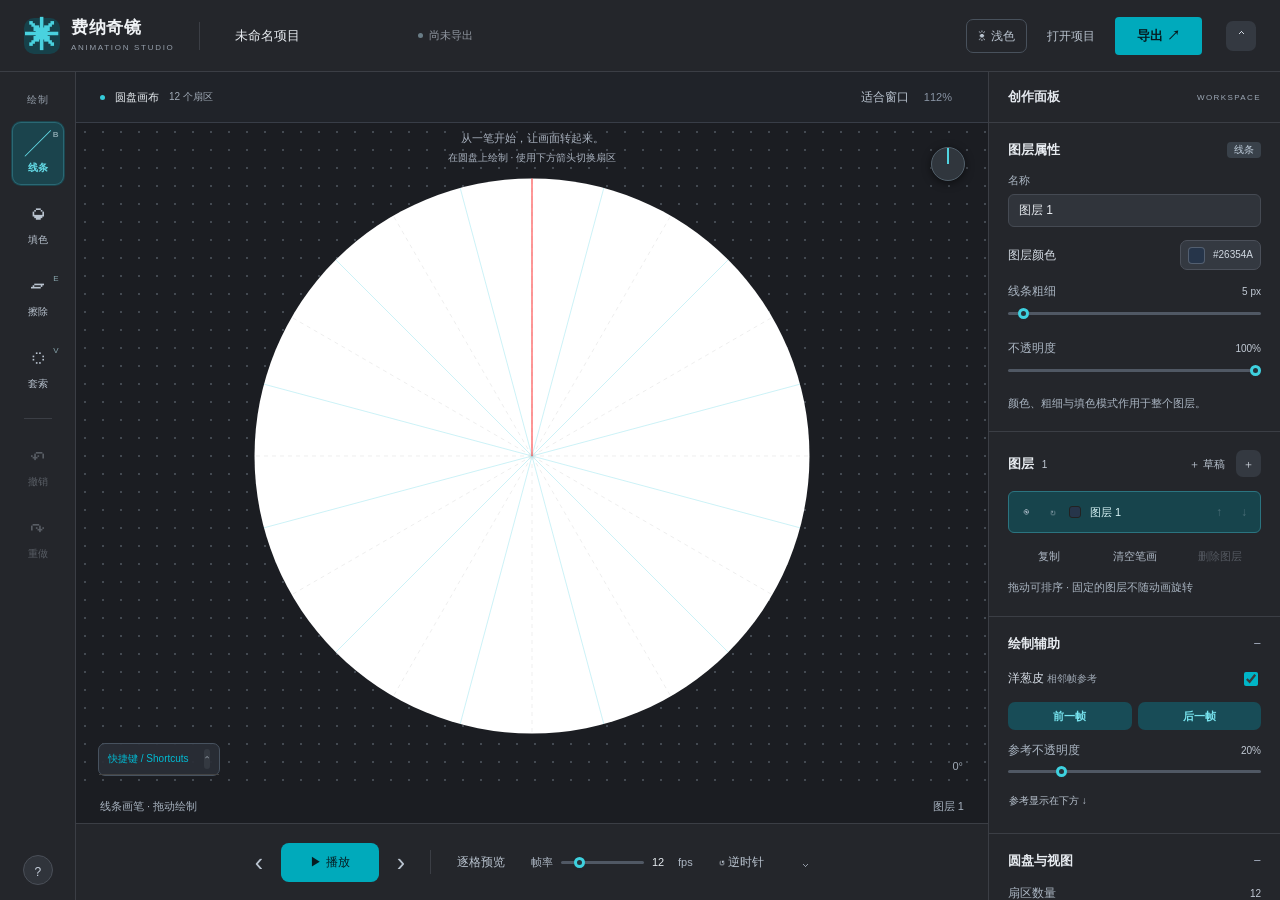
<file: index.html>
<!doctype html>
<html lang="zh-CN" data-theme="dark">
  <head>
    <meta charset="UTF-8" />
    <script>try { document.documentElement.dataset.theme = localStorage.getItem("phenaki-theme") === "light" ? "light" : "dark"; } catch (_) {}</script>
    <meta http-equiv="X-UA-Compatible" content="IE=edge,chrome=1" />
    <meta
      name="viewport"
      content="width=device-width, initial-scale=1.0, viewport-fit=cover"
    />
    <title>
      费纳奇镜动画绘制工具 免费在线创作|Phenakistiscope animation drawing tool
    </title>
    <meta
      name="description"
      content="费纳奇镜动画绘制工具，免费在线无需下载，适配PC/iPad，轻松手绘制作费纳奇镜动画，极致流畅的触屏绘画体验，专业动画爱好者必备工具。"
    />
    <meta
      name="keywords"
      content="费纳奇镜,费纳奇镜制作,费纳奇镜动画,动画绘制工具,在线动画制作,手绘动画工具,iPad动画制作,免费动画工具,触屏动画绘制,Phenakistiscope,Phenakistiscope maker,online animation tool,iPad touch drawing,animation creator"
    />
    <meta name="robots" content="index,follow" />
    <meta name="author" content="Elephantzoo" />
    <meta
      name="copyright"
      content="Copyright © Elephantzoo All Rights Reserved. 版权所有"
    />

    <script src="assets/jszip.min.js"></script>
    <link rel="stylesheet" href="assets/base.css" />
    <link rel="stylesheet" href="assets/workspace.css" />
    <link rel="stylesheet" href="assets/dark.css" />
  </head>

  <body>
    <div id="welcomeModal" class="modal-overlay" style="display: none">
      <div class="modal-content">
        <button class="close-modal" id="closeModalBtn">×</button>
        <div class="modal-header">关于本项目 / About This Project</div>
        <div class="modal-body">
          <p>▸ 费那奇镜绘制工具/Phenakistiscope animation drawing tool</p>

          <p>▸ 开发者 / Developer：Elephantzoo</p>
          <p>
            ▸ 项目开源 / Open Source：<a
              href="https://github.com/ElephantZoo/-"
              target="_blank"
              >GitHub Repository</a
            >
          </p>
          <p>
            ▸ 交流反馈 / Feedback：<a
              href="https://www.xiaohongshu.com/user/profile/6103db4f00000000010074ba"
              target="_blank"
              >小红书@半扇🐘</a
            >
            (UID: 49697709596)
          </p>
          <div class="disclaimer">
            本网站为个人非盈利开源项目 / This is a personal open-source
            non-commercial project.<br />
            ✅ <strong>全站功能 / 创作内容 免费使用</strong> / All features &
            creations are free for personal use.<br />
            ❌ <strong>严禁任何商用、盈利、倒卖等商业牟利行为</strong> /
            Commercial use, profit-making, or resale is strictly prohibited.<br />
            <div style="margin-top: 8px; font-style: italic">
              感谢使用 / Thank you for using ✨
            </div>
          </div>
        </div>
      </div>
    </div>
    <div id="donateModal" class="modal-overlay" style="display: none">
      <div class="modal-content" style="max-width: 360px; text-align: center">
        <button class="close-modal" id="closeDonateBtn">×</button>
        <div
          class="modal-header"
          style="text-align: center; border: none; padding-bottom: 0"
        >
          <span style="font-size: 24px">☕</span>
        </div>
        <div class="modal-body">
          <p style="font-size: 16px; margin-bottom: 20px; color: #fff">
            如果这个工具对你有帮助<br />请我喝杯☕吧~
          </p>
          <div
            style="
              background: #fff;
              padding: 10px;
              border-radius: 8px;
              display: inline-block;
            "
          >
            <img
              src="./donate.jpg"
              alt="收款码"
              style="
                width: 100%;
                max-width: 240px;
                height: auto;
                border-radius: 4px;
                display: block;
                margin: 0 auto;
              "
            />
          </div>
          <p style="font-size: 12px; color: #888; margin-top: 15px">
            您的支持将极大提升开发者的幸福指数
          </p>
        </div>
      </div>
    </div>

    <!-- 视频设置弹窗 -->
    <div id="videoSettingsModal" class="modal-overlay" style="display: none">
      <div class="modal-content" style="max-width: 380px">
        <button class="close-modal" id="closeVideoModalBtn">×</button>
        <div class="modal-header">导出视频 (WebM)</div>
        <div class="modal-body">
          <div class="form-group">
            <label>旋转圈数 / Loops</label>
            <select id="videoLoopsSelect" class="form-select">
              <option value="1" selected>1 圈 (1 Loop)</option>
              <option value="2">2 圈 (2 Loops)</option>
              <option value="3">3 圈 (3 Loops)</option>
              <option value="5">5 圈 (5 Loops)</option>
            </select>
          </div>
          <div class="form-group">
            <label>分辨率 / Resolution (正方形)</label>
            <select id="videoSizeSelect" class="form-select">
              <option value="512">512 x 512 (低清)</option>
              <option value="1024" selected>1024 x 1024 (高清)</option>
              <option value="1536">1536 x 1536 (超清)</option>
              <option value="2048">2048 x 2048 (2K)</option>
            </select>
          </div>
          <p style="font-size: 12px; color: #888">
            * 速度与扇形数量将沿用当前项目设置。
          </p>
        </div>
        <div class="modal-footer">
          <button class="primary-btn" id="confirmVideoExportBtn">
            开始导出
          </button>
        </div>
      </div>
    </div>

    <!-- 视频正在导出弹窗 -->
    <div
      id="exportLoadingModal"
      class="modal-overlay"
      style="display: none; z-index: 3100"
    >
      <div class="modal-content" style="max-width: 300px; text-align: center">
        <div
          class="modal-header"
          style="justify-content: center; border: none; padding-bottom: 0"
        >
          正在生成视频...
        </div>
        <div class="modal-body">
          <div class="spinner"></div>
          <p style="font-size: 12px; color: #aaa">
            正在录制画面，请勿关闭窗口。<br />Generating video, please wait...
          </p>
        </div>
      </div>
    </div>

    <!-- 视频导出成功弹窗 -->
    <div id="videoSuccessModal" class="modal-overlay" style="display: none">
      <div class="modal-content" style="max-width: 400px">
        <button class="close-modal" id="closeVideoSuccessBtn">×</button>
        <div class="modal-header" style="color: #2ecc71">
          导出成功! / Export Success
        </div>
        <div class="modal-body">
          <p>WebM 视频文件已开始下载。</p>
          <div
            class="disclaimer"
            style="border-left-color: #f39c12; color: #ccc"
          >
            <strong>注意：</strong> WebM文件可能无法兼容部分手机播放器。<br />
            建议转换成 MP4 格式文件：<br />
            <a href="https://www.freeconvert.com/zh/webm-to-mp4" target="_blank"
              >https://www.freeconvert.com/zh/webm-to-mp4</a
            >
          </div>
        </div>
      </div>
    </div>

    <div id="colorPickerOverlay">
      <div class="color-picker-box" id="colorPickerBox">
        <div class="cp-row">
          <div class="cp-canvas-wrap" id="cpSVWrap">
            <canvas id="cpSatValCanvas" width="190" height="190"></canvas>
            <div id="cpSVPointer" class="cp-pointer"></div>
          </div>
          <div class="cp-hue-wrap" id="cpHueWrap">
            <canvas id="cpHueCanvas" width="25" height="190"></canvas>
            <div id="cpHueSlider" class="cp-hue-slider"></div>
          </div>
        </div>
        <div class="cp-row" style="align-items: center">
          <div id="cpPreview" class="cp-preview"></div>
          <span style="color: #aaa">#</span>
          <input type="text" id="cpHexInput" class="cp-input" maxlength="7" />
        </div>
      </div>
    </div>
    <header class="app-header">
      <a class="brand" href="./" aria-label="费纳奇镜绘制工具"><span class="brand-mark" aria-hidden="true">✳</span><span>费纳奇镜<small>ANIMATION STUDIO</small></span></a>
      <span class="header-divider"></span>
      <div class="project-title"><label for="projectNameInput">项目名称</label><input id="projectNameInput" type="text" value="未命名项目" maxlength="100" aria-label="项目名称" /></div>
      <div class="save-indicator" role="status"><span class="dot saved" id="statusDot"></span><span id="statusText">尚未导出</span></div>
      <div class="header-actions"><button id="themeToggleBtn" class="quiet-btn theme-toggle" title="切换浅色外观" aria-label="切换浅色外观"><span class="theme-icon" aria-hidden="true">☀</span><span class="theme-label">浅色</span></button><button id="importProjectBtn" class="quiet-btn">打开项目</button><input type="file" id="importJsonInput" accept=".json,.zip" aria-label="打开 JSON 或 ZIP 项目" />
      <button id="exportMenuBtn" class="primary-btn" aria-expanded="false" aria-controls="exportPanel">导出 <span aria-hidden="true">↗</span></button><button id="inspectorToggle" class="mobile-only" aria-expanded="false" aria-controls="inspector">设置</button></div>
      <button id="headerToggleBtn" class="header-toggle" type="button" aria-label="收起顶部栏" title="收起顶部栏">⌃</button>
    </header>
    <nav class="tool-rail" aria-label="绘画工具">
      <span class="rail-caption">绘制</span>
      <button id="modeStrokeBtn" class="tool-button" title="线条画笔（B），将当前图层设为线条" aria-label="线条画笔"><span class="tool-icon">╱</span><span>线条</span><kbd>B</kbd></button>
      <button id="modeFillBtn" class="tool-button" title="闭合填色：闭合笔画并填色，作用于整个图层" aria-label="闭合填色"><span class="tool-icon">◒</span><span>填色</span></button>
      <button id="toolEraserBtn" class="tool-button" title="整笔擦除（E），删除触及的整条笔画" aria-label="整笔擦除"><span class="tool-icon">▱</span><span>擦除</span><kbd>E</kbd></button>
      <button id="toolSelectBtn" class="tool-button" title="套索选择（V），移动、缩放和旋转选区" aria-label="套索选择"><span class="tool-icon lasso-icon">◌</span><span>套索</span><kbd>V</kbd></button>
      <span class="rail-separator"></span>
      <button id="undoBtn" class="tool-button history-button" title="撤销（Ctrl / ⌘ Z）" aria-label="撤销"><span class="tool-icon">↶</span><span>撤销</span></button>
      <button id="redoBtn" class="tool-button history-button" title="重做（Ctrl / ⌘ Shift Z）" aria-label="重做"><span class="tool-icon">↷</span><span>重做</span></button>
      <div class="rail-bottom"><button id="showAboutBtn" title="关于与使用说明" aria-label="关于与使用说明">?</button></div>
    </nav>
    <main class="stage">
      <div class="stage-toolbar"><div><span class="live-dot"></span><strong>圆盘画布</strong><span class="subtle" id="canvasMeta">12 个扇区</span></div><button id="resetViewBtn" class="quiet-btn" title="画布居中并复位旋转（Ctrl / ⌘ 0）">适合窗口 <span id="zoomReadout">100%</span></button></div>
      <div class="viewport" id="viewport" aria-label="绘图画布">
        <canvas id="mainCanvas" aria-label="费纳奇镜圆盘绘图区域"></canvas>
        <div class="canvas-hint" id="canvasHint"><span>从一笔开始，让画面转起来。</span><small>在圆盘上绘制 · 使用下方箭头切换扇区</small></div>
        <div id="rotControl" class="rotation-control" title="拖动旋钮旋转视图" role="slider" tabindex="0" aria-label="旋转视图" aria-valuemin="0" aria-valuemax="360" aria-valuenow="0"></div>
        <div id="toastMsg" class="toast-message" role="status" aria-live="polite"></div>
        <div class="shortcut-panel" id="shortcutPanel"><div class="shortcut-header"><span id="shortcutTitle">快捷键</span><button class="shortcut-toggle" id="shortcutToggleBtn" aria-label="展开快捷键说明" aria-expanded="false">⌃</button></div><div class="shortcut-content" id="shortcutContent"></div></div>
        <span class="canvas-corner" id="rotationReadout">0°</span>
      </div>
      <div class="context-strip"><span id="toolHint">线条画笔 · 拖动绘制</span><span id="layerHint">图层 1</span></div>
      <footer class="transport" aria-label="动画预览控制">
        <div class="playback-controls"><button id="rotLeftBtn" class="step-btn" aria-label="上一扇区" title="上一扇区（←）">‹</button><button id="playBtn" class="play-button">▶ 播放</button><button id="rotRightBtn" class="step-btn" aria-label="下一扇区" title="下一扇区（→）">›</button></div>
        <span class="transport-divider"></span><button id="playbackModeBtn" class="quiet-btn" title="切换逐格 / 连续旋转预览">逐格预览</button>
        <div class="speed-control"><label for="fpsRange">帧率</label><input type="range" id="fpsRange" min="1" max="60" value="12" /><output id="fpsVal" for="fpsRange">12</output><span>fps</span></div>
        <button id="rotateDirBtn" class="quiet-btn" title="切换播放方向">↺ 逆时针</button>
        <button id="transportToggleBtn" class="transport-toggle" type="button" aria-label="收起播放控制" title="收起播放控制">⌄</button>
      </footer>
    </main>
    <aside class="sidebar" id="inspector" aria-label="图层与画布设置">
      <div class="inspector-heading"><strong>创作面板</strong><span class="eyebrow">WORKSPACE</span></div>
      <div class="scroll-area">
        <section class="panel-section"><div class="section-header"><h2>图层属性</h2><span id="activeModeLabel" class="badge">线条</span></div>
          <label class="field-label" for="currentLayerInput">名称</label><input id="currentLayerInput" class="current-layer-input full-input" type="text" placeholder="当前图层" maxlength="100" />
          <div class="property-row"><span>图层颜色</span><button class="color-trigger" id="layerColorTrigger" title="修改整层颜色" aria-label="修改图层颜色"><span class="color-swatch" id="layerColorSwatch"></span><span id="colorHex">#242B35</span></button></div>
          <div class="range-caption"><label id="brushSizeLabel" for="brushSize">线条粗细</label><span><output id="brushSizeVal" for="brushSize">5</output> px</span></div><input type="range" id="brushSize" min="1" max="100" value="5" />
          <div class="range-caption"><label for="layerOpacity">不透明度</label><output id="layerOpacityVal" for="layerOpacity">100%</output></div><input type="range" id="layerOpacity" min="0" max="1" step="0.05" value="1" />
          <p class="helper-text" id="propertyHint">颜色、粗细与填色模式作用于整个图层。</p>
        </section>
        <section class="panel-section layer-section"><div class="section-header"><h2>图层 <span id="layerCount" class="count">1</span></h2><div class="layer-add"><button id="addDraftLayerBtn" class="quiet-btn" title="草稿在每个扇区重复显示，可隐藏后导出">＋ 草稿</button><button id="addLayerBtn" class="small-btn" title="新建图层" aria-label="新建图层">＋</button></div></div>
          <div class="layer-list" id="layerList" aria-label="图层列表"></div>
          <div class="layer-actions"><button id="copyLayerBtn" title="复制当前图层">复制</button><button id="clearLayerBtn" title="清空当前图层中的笔画，可撤销">清空笔画</button><button id="delLayerBtn" title="删除当前图层，可撤销">删除图层</button></div><p class="helper-text">拖动可排序 · 固定的图层不随动画旋转</p>
        </section>
        <details class="panel-section" open><summary>绘制辅助</summary><div class="details-body">
          <div class="property-row"><label for="onionToggle">洋葱皮 <span class="subtle">相邻帧参考</span></label><input type="checkbox" id="onionToggle" checked /></div>
          <div class="onion-frames"><label for="onionBeforeToggle" class="btn-label">前一帧</label><input id="onionBeforeToggle" type="checkbox" class="visually-hidden" checked /><label for="onionAfterToggle" class="btn-label">后一帧</label><input id="onionAfterToggle" type="checkbox" class="visually-hidden" checked /></div>
          <div class="range-caption"><label for="onionOpacity">参考不透明度</label><output id="onionOpacityVal" for="onionOpacity">20%</output></div><input type="range" id="onionOpacity" min="0" max="1" step="0.05" value="0.2" />
          <button id="onionLayerBtn" class="full-button quiet-btn">参考显示在下方</button>
        </div></details>
        <details class="panel-section" open><summary>圆盘与视图</summary><div class="details-body">
          <div class="range-caption"><label for="sliceCountRange">扇区数量</label><output id="sliceValDisplay" for="sliceCountRange">12</output></div><input type="range" id="sliceCountRange" min="4" max="24" step="1" value="12" />
          <div class="property-row"><span>圆盘底色</span><button class="color-trigger bg-trigger" id="backgroundColorTrigger" aria-label="修改圆盘底色"><span class="color-swatch" id="bgColorSwatch"></span></button></div>
          <div class="property-row"><label for="snapToggle">旋转吸附到扇区</label><input type="checkbox" id="snapToggle" checked /></div>
          <div class="range-caption"><label for="rotationSlider">视图角度</label><output id="viewAngle" for="rotationSlider">0°</output></div><input type="range" id="rotationSlider" min="0" max="360" value="0" />
        </div></details>
        <details class="panel-section"><summary>操作偏好</summary><div class="details-body preferences"><button id="touchDrawToggleBtn">手指绘画：开启</button><p class="helper-text">关闭后，手写笔仍可绘制；单指快速上下滑动切换扇区。</p><button id="layoutToggleBtn">将属性面板移到左侧</button></div></details>
        <div class="sidebar-footer"><button id="openDonateBtn" class="text-btn">♡ 支持作者</button><button id="resetAllBtn" class="text-btn danger-text">重置项目</button></div>
      </div>
    </aside>
    <div id="exportPanel" class="export-panel" hidden>
      <div class="section-header"><h2>导出作品</h2><button id="closeExportBtn" class="quiet-btn" aria-label="关闭导出面板">×</button></div>
      <button id="exportJsonBtn" class="export-option"><strong>项目文件 <span>ZIP ↗</span></strong><small>包含可编辑项目与预览图，便于继续创作</small></button>
      <button id="exportPngBtn" class="export-option"><strong>圆盘图片 <span>PNG ↗</span></strong><small>1024 × 1024 · 导出可见图层，不含辅助线</small></button>
      <label class="transparent-option"><input id="transparentBgToggle" type="checkbox" />透明背景（PNG）</label>
      <button id="exportVideoBtn" class="export-option"><strong>动画视频 <span>WebM ↗</span></strong><small>选择尺寸和循环次数，导出当前预览模式</small></button>
      <p class="helper-text">文件将下载到你的设备。请导出 ZIP 保留可编辑内容。</p>
    </div>

    <div id="selectionActions" class="floating-bubble" style="display: none">
      <button id="selectionUniformBtn" title="切换等比缩放">🔒</button>
      <button id="selectionCopyBtn" title="复制并变换 (Alt+Drag)">⧉</button>
      <button id="selectionCancelBtn" title="取消 (Esc)">✖</button>
      <button id="selectionConfirmBtn" title="确认 (Enter)">✔</button>
    </div>

    <script src="assets/app.js"></script>
    <script src="assets/workspace.js"></script>
  </body>
</html>
</file>
<file: assets/base.css>
:root {
        --bg-color: #181818;
        --panel-color: #252525;
        --item-color: #333;
        --text-color: #e0e0e0;
        --accent-color: #00bcd4;
        --danger-color: #e74c3c;
      }

      body {
        font-family: "Segoe UI", sans-serif;
        background-color: var(--bg-color);
        color: var(--text-color);
        margin: 0;
        display: flex;
        flex-direction: row;
        position: fixed;
        width: 100%;
        height: 100vh;
        height: 100dvh;
        overflow: hidden;
        user-select: none;
        -webkit-user-select: none;
        touch-action: none;
      }

      body.layout-left .sidebar {
        order: -1;
        border-right: 1px solid #333;
        border-left: none;
        box-shadow: 4px 0 10px rgba(0, 0, 0, 0.3);
      }

      body.layout-left .viewport {
        order: 1;
      }

      .modal-overlay {
        position: fixed;
        top: 0;
        left: 0;
        width: 100%;
        height: 100%;
        background: rgba(0, 0, 0, 0.75);
        z-index: 3000;
        display: flex;
        justify-content: center;
        align-items: center;
        backdrop-filter: blur(3px);
        animation: fadeIn 0.3s ease;
      }

      .modal-content {
        background: #252525;
        padding: 25px;
        border-radius: 8px;
        width: 90%;
        max-width: 420px;
        position: relative;
        box-shadow: 0 10px 30px rgba(0, 0, 0, 0.6);
        border: 1px solid #444;
        color: #e0e0e0;
        animation: slideUp 0.3s ease;
      }

      @keyframes fadeIn {
        from {
          opacity: 0;
        }
        to {
          opacity: 1;
        }
      }

      @keyframes slideUp {
        from {
          transform: translateY(20px);
          opacity: 0;
        }
        to {
          transform: translateY(0);
          opacity: 1;
        }
      }

      .close-modal {
        position: absolute;
        top: 12px;
        right: 15px;
        background: none;
        border: none;
        color: #888;
        font-size: 28px;
        cursor: pointer;
        padding: 0;
        line-height: 1;
      }

      .modal-header {
        font-size: 18px;
        font-weight: bold;
        margin-bottom: 20px;
        color: var(--accent-color);
        border-bottom: 1px solid #333;
        padding-bottom: 10px;
      }

      .modal-body p {
        margin: 12px 0;
        font-size: 14px;
        line-height: 1.6;
      }

      .modal-body a {
        color: var(--accent-color);
        text-decoration: none;
        border-bottom: 1px dashed rgba(0, 188, 212, 0.3);
      }

      .disclaimer {
        color: #aaa;
        font-size: 13px;
        background: rgba(0, 0, 0, 0.2);
        padding: 12px;
        border-radius: 4px;
        border-left: 3px solid var(--danger-color);
        margin-top: 15px;
      }

      /* 视频设置相关样式 */
      .form-group {
        margin-bottom: 15px;
      }
      .form-group label {
        display: block;
        margin-bottom: 5px;
        font-size: 13px;
        color: #ccc;
      }
      .form-select,
      .form-input {
        width: 100%;
        background: #333;
        border: 1px solid #555;
        color: #fff;
        padding: 8px;
        border-radius: 4px;
        font-size: 14px;
        outline: none;
        height: 36px;
      }
      .modal-footer {
        margin-top: 20px;
        display: flex;
        justify-content: flex-end;
        gap: 10px;
      }
      .primary-btn {
        background: var(--accent-color);
        color: #000;
        border: none;
        padding: 8px 16px;
        border-radius: 4px;
        font-weight: bold;
        cursor: pointer;
      }
      .primary-btn:hover {
        background: #00acc1;
      }
      .primary-btn:disabled {
        background: #555;
        cursor: not-allowed;
        color: #888;
      }

      /* 简单的加载动画 */
      .spinner {
        border: 4px solid rgba(255, 255, 255, 0.1);
        width: 36px;
        height: 36px;
        border-radius: 50%;
        border-left-color: var(--accent-color);
        animation: spin 1s linear infinite;
        margin: 20px auto;
      }
      @keyframes spin {
        0% {
          transform: rotate(0deg);
        }
        100% {
          transform: rotate(360deg);
        }
      }

      .viewport {
        flex: 1;
        position: relative;
        background-color: #111;
        overflow: hidden;
        background-image:
          linear-gradient(45deg, #1a1a1a 25%, transparent 25%),
          linear-gradient(-45deg, #1a1a1a 25%, transparent 25%),
          linear-gradient(45deg, transparent 75%, #1a1a1a 75%),
          linear-gradient(-45deg, transparent 75%, #1a1a1a 75%);
        background-size: 20px 20px;
        cursor: none;
        min-width: 300px;
        touch-action: none;
        order: 0;
      }

      .viewport.panning {
        cursor: grab !important;
      }
      .viewport.panning:active {
        cursor: grabbing !important;
      }
      .viewport.erasing {
        cursor:
          url("data:image/svg+xml;utf8,<svg xmlns='http://www.w3.org/2000/svg' width='24' height='24' fill='none' stroke='%23e74c3c' stroke-width='2' stroke-linecap='round' stroke-linejoin='round'><path d='M3 6h18M19 6v14a2 2 0 01-2 2H7a2 2 0 01-2-2V6m3 0V4a2 2 0 012-2h4a2 2 0 012 2v2'/></svg>")
            12 12,
          auto !important;
      }
      .viewport.rotating {
        cursor:
          url("data:image/svg+xml;utf8,<svg xmlns='http://www.w3.org/2000/svg' width='24' height='24' viewBox='0 0 24 24' fill='%23fff' stroke='%23000' stroke-width='0.5'><path d='M12 4V1L8 5l4 4V6c3.31 0 6 2.69 6 6 0 1.01-.25 1.97-.7 2.8l1.46 1.46C19.54 15.03 20 13.57 20 12c0-4.42-3.58-8-8-8zm0 14c-3.31 0-6-2.69-6-6 0-1.01.25-1.97.7-2.8L5.24 7.74C4.46 8.97 4 10.43 4 12c0 4.42 3.58 8 8 8v3l4-4-4-4v3z'/></svg>")
            12 12,
          grab !important;
      }

      #mainCanvas {
        display: block;
        width: 100%;
        height: 100%;
        touch-action: none;
      }

      .save-indicator {
        position: absolute;
        top: 10px;
        left: 10px;
        z-index: 100;
        font-size: 12px;
        opacity: 0.8;
        pointer-events: none;
        display: flex;
        align-items: center;
        gap: 5px;
        background: rgba(0, 0, 0, 0.5);
        padding: 4px 8px;
        border-radius: 20px;
      }
      .dot {
        width: 8px;
        height: 8px;
        border-radius: 50%;
        background: #555;
      }
      .dot.unsaved {
        background: var(--danger-color);
        box-shadow: 0 0 5px var(--danger-color);
      }
      .dot.saved {
        background: var(--accent-color);
      }

      .sidebar {
        width: 340px;
        background-color: var(--panel-color);
        border-left: 1px solid #333;
        display: flex;
        flex-direction: column;
        z-index: 10;
        box-shadow: -4px 0 10px rgba(0, 0, 0, 0.3);
        cursor: default;
        order: 1;
        flex-shrink: 0;
      }

      .scroll-area {
        flex: 1;
        overflow-y: auto;
        padding: 8px;
      }
      .scroll-area::-webkit-scrollbar {
        width: 5px;
        background: #222;
      }

      .panel-section {
        margin-bottom: 8px;
        background: var(--item-color);
        padding: 8px;
        border-radius: 6px;
      }
      .section-header {
        font-size: 10px;
        font-weight: bold;
        text-transform: uppercase;
        color: #888;
        border-bottom: 1px solid #444;
        padding-bottom: 4px;
        margin-bottom: 6px;
        display: flex;
        justify-content: space-between;
        align-items: center;
        flex-wrap: nowrap;
      }
      .section-header > div {
        display: flex;
        flex-shrink: 0;
      }

      input[type="text"] {
        min-width: 60px;
      }
      .row {
        display: flex;
        gap: 8px;
        align-items: center;
        margin-bottom: 4px;
        min-height: 24px;
        flex-wrap: nowrap;
      }
      .row > span,
      .row > label {
        white-space: nowrap;
        flex-shrink: 0;
      }

      .btn-group {
        display: flex;
        width: 100%;
        gap: 1px;
        background: #222;
        border-radius: 4px;
        overflow: hidden;
      }
      .btn-group-full {
        display: flex;
        flex-wrap: wrap;
        gap: 5px;
        margin-top: 8px;
        align-items: center;
      }

      button,
      .btn-label {
        background-color: #444;
        color: #ddd;
        border: none;
        padding: 4px 8px;
        cursor: pointer;
        flex: 1;
        font-size: 11px;
        transition: 0.1s;
        text-align: center;
        display: inline-block;
        border-radius: 3px;
        white-space: nowrap;
        flex-shrink: 0;
        min-height: 28px;
        outline: none !important;
        -webkit-tap-highlight-color: transparent;
        line-height: 20px;
        box-sizing: border-box;
      }

      .btn-group-full:last-of-type {
        display: flex;
        gap: 5px;
        margin-top: 5px;
      }
      .btn-group-full:last-of-type label.json-btn {
        flex: 2;
        min-width: 0;
      }
      .btn-group-full:last-of-type button.reset-btn {
        flex: 1;
        min-width: 80px;
      }

      button:hover,
      .btn-label:hover {
        background-color: #555;
      }
      button.active,
      .btn-label.active {
        background-color: var(--accent-color);
        color: #000;
        font-weight: bold;
      }
      button.small-btn {
        padding: 4px 8px;
        flex: 0 0 auto;
      }
      button.json-btn,
      .btn-label.json-btn {
        background: #9b59b6;
        color: #fff;
      }
      button.json-btn:hover,
      .btn-label.json-btn:hover {
        background: #8e44ad;
      }
      button.reset-btn {
        background: #e74c3c;
        color: #fff;
      }
      button.reset-btn:hover {
        background: #c0392b;
      }

      input[type="range"] {
        -webkit-appearance: none;
        width: 100%;
        height: 20px;
        background: transparent;
        cursor: pointer;
        outline: none;
      }
      input[type="range"]::-webkit-slider-runnable-track {
        width: 100%;
        height: 4px;
        background: #555;
        border-radius: 2px;
      }
      input[type="range"]::-webkit-slider-thumb {
        -webkit-appearance: none;
        height: 16px;
        width: 16px;
        border-radius: 50%;
        background: var(--accent-color);
        margin-top: -6px;
      }

      input[type="text"] {
        flex: 1;
        background: #333;
        border: 1px solid #555;
        color: #fff;
        font-size: 12px;
        padding: 1px 4px;
        border-radius: 2px;
        outline: none;
        min-width: 100px;
      }
      input[type="file"],
      input[type="checkbox"].visually-hidden {
        opacity: 0;
        width: 0;
        height: 0;
        position: absolute;
      }

      .color-swatch-wrapper {
        width: 20px;
        height: 20px;
        border-radius: 4px;
        overflow: hidden;
        cursor: pointer;
        border: 1px solid #555;
        flex-shrink: 0;
      }
      .color-swatch {
        width: 100%;
        height: 100%;
        background: #fff;
      }

      .layer-list {
        display: flex;
        flex-direction: column;
        gap: 4px;
        max-height: 200px;
        overflow-y: auto;
        background: #222;
        border-radius: 4px;
        padding: 4px;
      }
      .layer-item {
        display: flex;
        align-items: center;
        gap: 8px;
        padding: 3px 6px;
        background: #333;
        color: #aaa;
        cursor: grab;
        border: 1px solid transparent;
        border-radius: 3px;
        font-size: 11px;
        min-height: 26px;
      }
      .layer-item.active {
        background: #444;
        color: #fff;
        border-color: var(--accent-color);
      }
      .layer-vis {
        cursor: pointer;
        width: 20px;
        text-align: center;
      }

      /* --- 新增样式 START --- */
      .layer-pin {
        cursor: pointer;
        width: 20px;
        text-align: center;
        font-size: 12px;
        opacity: 0.3;
        transition: opacity 0.2s;
        user-select: none;
      }
      .layer-pin.active {
        opacity: 1;
        text-shadow: 0 0 5px var(--accent-color);
      }
      .layer-pin:hover {
        opacity: 0.8;
      }
      /* --- 新增样式 END --- */

      .layer-name {
        flex: 1;
        user-select: none;
        padding-left: 4px; /*稍微调整一下间距*/
      }
      .layer-move-btn {
        padding: 0 4px;
        width: auto;
        min-width: 20px;
        font-size: 10px;
        background: transparent;
        color: #666;
        flex: 0 0 auto;
      }

      .shortcut-panel {
        position: absolute;
        bottom: 20px;
        left: auto;
        right: 10px;
        background: rgba(0, 0, 0, 0.9);
        padding: 8px 15px;
        border-radius: 6px;
        font-size: 12px;
        color: #ccc;
        z-index: 200;
        display: flex;
        flex-direction: column;
        gap: 5px;
        border: 1px solid #555;
        transition: 0.2s;
        width: 140px;
        cursor: default;
      }
      .shortcut-panel.expanded {
        width: auto;
        left: 10px;
        right: 10px;
      }
      .shortcut-header {
        display: flex;
        justify-content: space-between;
        align-items: center;
        border-bottom: 1px solid #444;
        padding-bottom: 4px;
        color: var(--accent-color);
        font-size: 11px;
      }
      .shortcut-toggle {
        background: none;
        border: none;
        color: #888;
        cursor: pointer;
        font-size: 14px;
        padding: 0 8px;
        width: auto;
      }
      .shortcut-content {
        display: none;
        flex-wrap: wrap;
        gap: 15px;
        justify-content: center;
      }
      .shortcut-panel.expanded .shortcut-content {
        display: flex;
      }

      .rotation-control {
        position: absolute;
        top: 50px;
        right: 15px;
        width: 60px;
        height: 60px;
        border: 2px solid rgba(255, 255, 255, 0.3);
        background: rgba(0, 0, 0, 0.5);
        border-radius: 50%;
        cursor: grab;
        z-index: 150;
        backdrop-filter: blur(2px);
        touch-action: none;
      }
      .rotation-control::before {
        content: "";
        position: absolute;
        top: 0;
        left: 50%;
        width: 2px;
        height: 50%;
        background: var(--accent-color);
        transform-origin: bottom center;
        transform: translateX(-50%);
      }

      .toast-message {
        position: absolute;
        bottom: 120px;
        left: 50%;
        transform: translateX(-50%);
        background: rgba(0, 0, 0, 0.8);
        color: white;
        padding: 8px 16px;
        border-radius: 20px;
        font-size: 14px;
        pointer-events: none;
        opacity: 0;
        transition: opacity 0.3s;
        z-index: 5000;
        border: 1px solid #444;
        backdrop-filter: blur(4px);
      }
      .toast-message.show {
        opacity: 1;
      }

      #colorPickerOverlay {
        display: none;
      }
      .color-picker-box {
        position: fixed;
        z-index: 5000;
        background: rgba(37, 37, 37, 0.98);
        border: 1px solid #666;
        border-radius: 8px;
        padding: 15px;
        width: 260px;
        box-shadow: 0 10px 40px rgba(0, 0, 0, 0.8);
        display: flex;
        flex-direction: column;
        gap: 10px;
        color: #ddd;
        font-size: 12px;
      }
      .cp-row {
        display: flex;
        gap: 10px;
      }
      .cp-canvas-wrap {
        position: relative;
        width: 190px;
        height: 190px;
        cursor: crosshair;
        touch-action: none;
      }
      .cp-hue-wrap {
        position: relative;
        width: 25px;
        height: 190px;
        cursor: pointer;
        touch-action: none;
      }
      #cpSatValCanvas,
      #cpHueCanvas {
        border-radius: 4px;
        border: 1px solid #000;
        width: 100%;
        height: 100%;
      }
      .cp-pointer {
        position: absolute;
        width: 10px;
        height: 10px;
        border: 2px solid #fff;
        border-radius: 50%;
        transform: translate(-50%, -50%);
        pointer-events: none;
        box-shadow: 0 0 2px #000;
      }
      .cp-hue-slider {
        position: absolute;
        left: -2px;
        width: 100%;
        height: 6px;
        border: 2px solid #fff;
        border-radius: 2px;
        transform: translateY(-50%);
        pointer-events: none;
      }
      .cp-preview {
        width: 40px;
        height: 24px;
        border: 1px solid #444;
        border-radius: 4px;
      }
      .cp-input {
        flex: 1;
        background: #333;
        border: 1px solid #555;
        color: #fff;
        padding: 4px;
        border-radius: 3px;
        text-transform: uppercase;
        text-align: center;
        font-family: monospace;
      }

      .sidebar-footer {
        flex-shrink: 0;
        padding: 8px;
        background-color: var(--panel-color);
        border-top: 1px solid #333;
        text-align: center;
        z-index: 20;
        display: flex;
        gap: 5px;
      }
      .sidebar-footer .text-btn {
        background: none !important;
        border: none;
        color: #888;
        font-size: 11px;
        cursor: pointer;
        padding: 6px 0;
        width: 100%;
        opacity: 0.8;
        transition: 0.2s;
      }
      .sidebar-footer .text-btn:hover {
        background-color: rgba(255, 255, 255, 0.05) !important;
        color: var(--accent-color);
        opacity: 1;
      }

      .floating-bubble {
        position: absolute; /* 相对于 viewport 定位 */
        bottom: 20px; /* 距离底部 20px */
        left: 50%; /* 水平居中 */
        transform: translateX(-50%); /* 精确居中 */

        display: flex;
        gap: 5px;
        background: rgba(37, 37, 37, 0.9);
        padding: 6px;
        border-radius: 30px;
        z-index: 2000;
        border: 1px solid #555;
        backdrop-filter: blur(4px);
        box-shadow: 0 4px 15px rgba(0, 0, 0, 0.5);
      }

      .floating-bubble button {
        background-color: #444;
        color: #ddd;
        border: none;
        width: 36px;
        height: 36px;
        border-radius: 50%;
        font-size: 18px;
        cursor: pointer;
        display: flex;
        align-items: center;
        justify-content: center;
        transition: background-color 0.2s;
        flex-shrink: 0;
      }

      .floating-bubble button:hover {
        background-color: #555;
      }

      .floating-bubble button#selectionConfirmBtn {
        background-color: var(--accent-color);
        color: #000;
      }

      .floating-bubble button#selectionCancelBtn {
        background-color: var(--danger-color);
        color: #fff;
      }

      @media (max-width: 1024px) {
        .sidebar {
          width: 280px;
        }
        .color-picker-box {
          width: 250px;
        }
        .cp-canvas-wrap {
          width: 180px;
          height: 180px;
        }
        .cp-hue-wrap {
          height: 180px;
        }
        button,
        .btn-label {
          min-height: 32px;
        }
      }
</file>
<file: assets/workspace.css>
/* The workspace shell. The original canvas/picker styles live in base.css. */
:root { --bg-color:#eff1f4; --panel-color:#fff; --item-color:#fff; --text-color:#293342; --accent-color:#2769e8; --danger-color:#c84b4b; --border:#e7eaf0; --muted:#86909e; --soft:#f5f7fa; font-family:Inter,"Segoe UI","Microsoft YaHei",sans-serif; color-scheme:light; }
* { box-sizing:border-box; }
body { --header-row:72px; position:relative; display:grid; grid-template-columns:76px minmax(0,1fr) 292px; grid-template-rows:var(--header-row) minmax(0,1fr); font-family:inherit; color:var(--text-color); background:#fff; touch-action:auto; }
button,input,select { font:inherit; }
button,.btn-label { min-height:34px; font-size:12px; color:#566172; background:#f3f5f8; border:1px solid transparent; border-radius:7px; padding:6px 11px; line-height:20px; font-weight:500; flex:none; }
button:hover,.btn-label:hover { background:#e9eef5; color:#253449; }
button.active,.btn-label.active { background:#eaf1ff; color:#2263d9; font-weight:600; }
button:disabled { opacity:.35; cursor:not-allowed; }
button:focus-visible,input:focus-visible,summary:focus-visible,[tabindex]:focus-visible { outline:2px solid #2769e8 !important; outline-offset:3px; }
button.primary-btn { width:auto; background:#2769e8; color:white; margin:0; padding:9px 22px; font-size:13px; }
button.primary-btn:hover { background:#1857cb; }
button.quiet-btn { background:transparent; }
button.quiet-btn:hover { background:#edf1f7; }
.app-header { grid-column:1/-1; grid-row:1; display:flex; align-items:center; gap:24px; padding:0 24px; border-bottom:1px solid var(--border); z-index:30; background:white; }
.header-toggle { width:30px;height:30px;min-height:30px;padding:0;border-radius:7px;background:transparent;color:var(--muted);font-size:16px;line-height:1; }
.header-toggle:hover { background:var(--soft);color:var(--text-color); }
body.header-collapsed .app-header { padding:0 8px;gap:0;justify-content:center; }
body.header-collapsed .app-header > :not(.header-toggle) { display:none !important; }
.brand { display:flex; align-items:center; gap:11px; color:#273347; text-decoration:none; font-weight:700; font-size:17px; letter-spacing:.7px; flex-shrink:0; }
.brand small { display:block; color:#8a94a4; font-size:8px; letter-spacing:1.7px; line-height:17px; font-weight:500; }
.brand-mark { display:grid; place-items:center; height:36px; width:36px; background:#edf3ff; color:#2769e8; font-size:34px; border-radius:10px; line-height:1; }
.header-divider { height:28px; width:1px; background:var(--border); }
.project-title { display:flex; align-items:center; min-width:70px; }
.project-title label { display:none; }
input[type=text] { background:#f5f7fa; color:#293342; border:1px solid var(--border); border-radius:6px; padding:8px 10px; min-width:0; font-size:12px; }
#projectNameInput { background:transparent; border-color:transparent; width:170px; font-size:13px; }
#projectNameInput:hover,#projectNameInput:focus { border-color:var(--border); background:#f5f7fa; }
.save-indicator { position:static; display:flex; align-items:center; gap:6px; color:#919aa7; font-size:11px; background:none; padding:0; pointer-events:none; }
.dot { height:5px; width:5px; }
.dot.saved { background:#95a1b2; }.dot.unsaved { background:#d79d49; }
.header-actions { margin-left:auto; display:flex; gap:8px; align-items:center; }
.tool-rail { grid-column:1; grid-row:2; display:flex; flex-direction:column; align-items:center; gap:7px; border-right:1px solid var(--border); padding:21px 9px 15px; background:#fff; z-index:10; }
.rail-caption { font-size:10px; color:#9aa2ad; letter-spacing:1px; margin-bottom:7px; }
.tool-button { position:relative; width:54px; min-height:62px; padding:7px 4px; background:transparent; display:flex; flex-direction:column; align-items:center; gap:2px; font-size:10px; border-radius:10px; }
.tool-button.active { box-shadow:inset 0 0 0 1px #dce7ff; }
.tool-icon { font-size:26px; line-height:27px; font-weight:400; }
.tool-button kbd { position:absolute; right:5px; top:3px; font-size:8px; font-family:inherit; color:#99a7bb; }
.rail-separator { width:28px; height:1px; background:var(--border); margin:9px 0; }
.history-button { min-height:53px; }
.rail-bottom { margin-top:auto; }.rail-bottom button { width:30px; height:30px; min-height:30px; border-radius:50%; background:white; border:1px solid #dce2eb; }
.stage { --transport-row:77px; grid-column:2; grid-row:2; min-width:0; min-height:0; display:grid; grid-template-rows:51px minmax(0,1fr) 34px var(--transport-row); background:#f3f5f8; }
.stage.transport-collapsed { --transport-row:30px; }
.stage-toolbar { display:flex; align-items:center; justify-content:space-between; padding:0 24px; font-size:11px; border-bottom:1px solid #e6eaf0; }
.stage-toolbar>div { display:flex; align-items:center; gap:10px; }.stage-toolbar strong { font-weight:500; }.live-dot { width:5px;height:5px;border-radius:50%;background:#9ba8b9; }
.subtle { color:#99a2ae; font-size:10px; font-weight:400; }#zoomReadout { display:inline-block; margin-left:12px; color:#8a95a5; font-variant-numeric:tabular-nums; font-size:11px; }
.viewport,body.layout-left .viewport { position:relative; order:unset; width:auto; height:auto; min-width:0; min-height:0; overflow:hidden; background-color:#f3f5f8; background-image:radial-gradient(#d5dbe5 .7px,transparent .7px); background-size:18px 18px; touch-action:none; }
#mainCanvas { display:block; position:absolute; inset:0; }
.canvas-hint { position:absolute; top:17px; left:50%; transform:translateX(-50%); width:max-content; max-width:85%; text-align:center; pointer-events:none; color:#9aa4b2; font-size:11px; }.canvas-hint small { display:block; margin-top:5px; font-size:10px; color:#a7b0bc; }
.canvas-hint[hidden] { display:none; }
.rotation-control { right:23px; top:24px; width:34px;height:34px; background:#fff; border:1px solid #dce2eb; box-shadow:0 2px 5px #263b5810; cursor:grab; }
.rotation-control::before { background:#71829b; }.rotation-control::after { border-color:#b8c5d5; }
.canvas-corner { position:absolute; bottom:17px; right:25px; color:#8b96a8; font-size:11px; pointer-events:none; }
.context-strip { display:flex; align-items:center; justify-content:space-between; padding:0 24px; color:#8691a1; font-size:10px; gap:12px; }.context-strip span { overflow:hidden;text-overflow:ellipsis;white-space:nowrap; }
.transport { position:relative; display:flex; align-items:center; justify-content:center; gap:14px; background:#fff; border-top:1px solid var(--border); padding:14px 20px; }
.playback-controls { display:flex; align-items:center; gap:7px; }.step-btn { background:transparent; font-size:25px; width:30px; padding:0; }.play-button { background:#263449; color:#fff; min-width:98px; height:39px; border-radius:8px; }.play-button:hover { background:#354963;color:#fff; }.play-button.active { background:#e9effb !important;color:#2769e8; }
.transport-divider { width:1px;height:24px;background:var(--border); }.speed-control { display:flex; align-items:center;gap:8px;font-size:11px;color:#8b95a3; }.speed-control label {color:#697586;}.speed-control input {width:83px;}.speed-control output {color:#33425a;min-width:18px;font-variant-numeric:tabular-nums; }
.transport .transport-toggle { width:30px;height:30px;min-height:30px;padding:0;border-radius:7px;background:transparent;color:var(--muted);font-size:16px;line-height:1; }
.transport .transport-toggle:hover { background:var(--soft);color:var(--text-color); }
.stage.transport-collapsed .transport { padding:0 8px;gap:0; }
.stage.transport-collapsed .transport > :not(.transport-toggle) { display:none !important; }
.stage.transport-collapsed .transport .transport-toggle { margin:0; }
.sidebar,body.layout-left .sidebar { grid-column:3;grid-row:2;order:unset; width:auto;min-width:0; min-height:0; background:#fff;box-shadow:none;border:0;border-left:1px solid var(--border);z-index:20; }
.inspector-heading { height:51px;flex-shrink:0;display:flex;align-items:center;justify-content:space-between;padding:0 19px;border-bottom:1px solid var(--border);font-size:12px; }.eyebrow {font-size:8px;letter-spacing:1.4px;color:#a6adba; }
.scroll-area { padding:0; overscroll-behavior:contain; touch-action:pan-y; scrollbar-width:thin;scrollbar-color:#dfe4ec transparent; }.scroll-area::-webkit-scrollbar {background:transparent;width:4px; }.scroll-area::-webkit-scrollbar-thumb {background:#dfe4ec; }
.panel-section { margin:0; padding:18px 19px; background:none;border-bottom:1px solid var(--border);border-radius:0; }
.section-header {padding:0;margin:0 0 14px;border:0;color:#344156;font-size:12px;text-transform:none; gap:8px; }.section-header h2 {font-size:12px;font-weight:650;margin:0; }.badge {font-size:10px;background:#f0f4f9;color:#7a889d;padding:1px 7px;border-radius:4px;font-weight:400; }
.field-label {font-size:10px;color:#8c96a5;display:block;margin-bottom:6px; }.full-input {width:100%;height:33px; }
.property-row {display:flex;align-items:center;justify-content:space-between;margin:13px 0;font-size:11px;gap:8px; }.color-trigger {display:flex;align-items:center;gap:8px;background:#fff;border:1px solid var(--border);padding:4px 7px;min-height:28px;font-size:10px;color:#7a8597;font-variant-numeric:tabular-nums; }.color-swatch {width:17px;height:17px;display:block;border-radius:4px;border:1px solid #00000012; }.bg-trigger {padding:4px; }
.range-caption {display:flex;justify-content:space-between;align-items:center;font-size:11px;margin-top:12px;color:#687589; }.range-caption output,.range-caption>span {font-size:10px;color:#7d8a9b;font-variant-numeric:tabular-nums; }
input[type=range] {height:22px;margin:2px 0;min-width:0;accent-color:#2769e8; }
input[type=range]::-webkit-slider-runnable-track {background:#e6ebf3;height:3px; }
input[type=range]::-webkit-slider-thumb {height:11px;width:11px;background:#fff;border:3px solid #4b7ede;margin-top:-4px;box-shadow:0 1px 3px #30486a18; }
input[type=range]::-moz-range-track {background:#e6ebf3;height:3px; }input[type=range]::-moz-range-thumb {height:8px;width:8px;background:white;border:3px solid #4b7ede; }
input[type=checkbox] {accent-color:#2769e8;width:14px;height:14px;cursor:pointer; }
.helper-text {font-size:10px;line-height:1.75;color:#929cab;margin:9px 0 0; }.count {font-size:10px;color:#9aa6b8;font-weight:400;margin-left:4px; }
.layer-add {display:flex;gap:4px;}.layer-add button {font-size:10px;min-height:27px;padding:2px 6px; }.layer-list {padding:0;background:none;max-height:212px;gap:5px; }.layer-item {background:#f8f9fb;color:#6a768a;min-height:42px;padding:6px;gap:5px;border-radius:6px;font-size:11px; }.layer-item.active {background:#eff4ff;border-color:#d7e4ff;color:#315a99; }.layer-item .layer-name {overflow:hidden;text-overflow:ellipsis;white-space:nowrap;min-width:0; }.layer-vis,.layer-pin {background:none;padding:0;min-height:24px;width:22px;font-size:12px;border-radius:4px;flex:none; }.layer-pin {opacity:.65; }.layer-pin.active {opacity:1;color:#2769e8;text-shadow:none; }.layer-move-btn {min-height:24px;width:16px;padding:0;font-size:12px;color:#a0acbd; }.layer-actions {display:flex;gap:4px;margin-top:9px; }.layer-actions button {flex:1;font-size:10px;background:transparent;padding:2px;min-height:27px;color:#8c97a9; }.layer-actions button:hover {background:#f3f5f8;color:#384961; }
details summary {font-size:12px;font-weight:600;cursor:pointer;list-style:none;display:flex;justify-content:space-between;align-items:center; }details summary::-webkit-details-marker {display:none; }details summary::after {content:'＋';color:#a2aaba;font-size:13px;font-weight:400; }details[open] summary::after {content:'−'; }.details-body {padding-top:3px; }.onion-frames {display:flex;gap:6px;margin:10px 0; }.onion-frames .btn-label {flex:1;font-size:10px;min-height:28px;padding:3px 9px; }.full-button {width:100%;font-size:10px;min-height:28px;text-align:left;padding:2px 0;color:#8290a6; }.preferences button {width:100%;font-size:11px;margin-top:10px; }.sidebar-footer {padding:15px 19px;display:flex;justify-content:space-between;border:0;margin:0;gap:12px; }.text-btn {background:none;font-size:10px;color:#8e99aa;padding:0; }.danger-text {color:#b57b7b; }
.shortcut-panel {bottom:13px;left:22px;right:auto;width:auto;max-width:calc(100% - 44px);min-width:115px;background:#ffffffeb;border:1px solid #e2e7ef;color:#8a96a8;border-radius:7px;padding:0;box-shadow:none;cursor:default; }.shortcut-header {padding:5px 9px;font-size:10px;gap:15px; }.shortcut-toggle {min-height:20px;padding:0;font-size:11px;color:#8493a9;background:transparent; }.shortcut-content {font-size:11px;color:#77849a;padding:0 12px; }.shortcut-panel.expanded .shortcut-content {padding:6px 12px 12px; }.shortcut-content strong {color:#455674; }
.toast-message {background:#27364beF;color:white;font-size:12px;border:0;border-radius:9px;padding:10px 18px;box-shadow:0 6px 25px #17294520; }
.export-panel {position:fixed;right:24px;top:64px;width:325px;max-width:calc(100vw - 32px);padding:20px;background:white;border:1px solid var(--border);border-radius:12px;box-shadow:0 15px 55px #24355023;z-index:100; }.export-panel[hidden] {display:none; }.export-panel .section-header {margin-bottom:8px; }.export-option {display:block;width:100%;white-space:normal;text-align:left;background:transparent;padding:12px 10px;margin-top:4px;border-radius:8px; }.export-option strong {display:flex;justify-content:space-between;font-size:12px;font-weight:550;color:#35465f; }.export-option strong span {font-size:10px;color:#6e88b4; }.export-option small {display:block;font-size:10px;font-weight:400;color:#8b98ab;margin-top:5px;line-height:1.6; }.transparent-option {display:flex;align-items:center;gap:6px;margin:0 10px 6px;font-size:10px;color:#8592a5; }
.modal-overlay {background:#23304e55;backdrop-filter:blur(4px);padding:20px; }.modal-content {background:white;border:1px solid #dfe5ef;color:#3d4c63;border-radius:14px;box-shadow:0 20px 70px #25334825;max-height:90dvh;overflow:auto; }.modal-header {color:#34445e;border-color:#e8ecf2; }.modal-body p {font-size:12px; }.modal-body a {color:#2769e8; }.disclaimer {background:#f6f8fb;color:#7c889c; }.close-modal {color:#93a0b1;min-height:22px; }.form-select,.form-input {background:#f5f7fa;border-color:#e0e5ed;color:#354762; }.form-group label {color:#718096; }
.color-picker-box {background:#fff;border-color:#dfe5ed;box-shadow:0 10px 40px #20314b25; }.cp-input {color:#263b59 !important; }.floating-bubble {background:white;border:1px solid var(--border);box-shadow:0 7px 25px #23344d20; }
body.layout-left {grid-template-columns:292px minmax(0,1fr) 76px; }body.layout-left .sidebar {grid-column:1;border-left:0;border-right:1px solid var(--border); }body.layout-left .tool-rail {grid-column:3;border-left:1px solid var(--border);border-right:0; }
.mobile-only {display:none; }
@media (min-width:1550px) {.stage {--transport-row:87px;grid-template-rows:57px minmax(0,1fr) 38px var(--transport-row); }.sidebar,body.layout-left .sidebar {width:auto; }body {grid-template-columns:84px minmax(0,1fr) 320px; }body.layout-left {grid-template-columns:320px minmax(0,1fr) 84px; }.panel-section {padding:21px 23px; }.tool-rail {padding-top:27px; }}
@media (max-width:1100px) {.app-header {gap:12px;padding:0 16px; }.save-indicator {font-size:10px; }.transport {gap:7px;padding:12px 9px; }.transport-divider {display:none; }.speed-control {gap:5px; }.speed-control input {width:58px; }body {grid-template-columns:64px minmax(0,1fr) 267px; }body.layout-left {grid-template-columns:267px minmax(0,1fr) 64px; }.stage-toolbar {padding:0 16px; }.panel-section {padding:16px; }.transport .quiet-btn {padding:5px 7px;font-size:11px; }}
@media (max-width:850px) {body,body.layout-left {--header-row:62px;grid-template-columns:62px minmax(0,1fr);grid-template-rows:var(--header-row) minmax(0,1fr); }.app-header {gap:8px;padding:0 12px; }.brand {font-size:14px;gap:8px; }.brand small {font-size:6px; }.brand-mark {width:30px;height:30px;font-size:28px; }.header-divider {display:none; }#projectNameInput {width:130px;font-size:12px; }.save-indicator {display:none; }.mobile-only {display:inline-block; }.sidebar,body.layout-left .sidebar {display:none;position:fixed;right:0;left:auto;top:var(--header-row);bottom:0;width:285px;box-shadow:-15px 0 40px #24385419; }.sidebar.is-open,body.layout-left .sidebar.is-open {display:flex; }body.layout-left .tool-rail {grid-column:1;border-right:1px solid var(--border);border-left:0; }.stage {grid-column:2; }.tool-rail {grid-column:1; }.stage-toolbar {padding:0 15px; }.transport {gap:10px; }.stage {--transport-row:76px;grid-template-rows:45px minmax(0,1fr) 30px var(--transport-row); }}
@media (max-width:560px) {.app-header {gap:3px; }.brand small {display:none; }.brand>span:last-child {font-size:13px; }.brand-mark {font-size:25px;width:26px;height:26px; }.project-title {flex:1; }#projectNameInput {width:100%;min-width:50px;max-width:105px;font-size:11px;padding:7px 5px; }.header-actions {gap:2px; }.header-actions button {font-size:10px;padding:5px 8px; }.header-actions .primary-btn {padding:5px 10px; }.tool-rail {padding:12px 4px;gap:4px; }.rail-caption {display:none; }.tool-button {width:48px;min-height:56px; }.stage-toolbar {padding:0 10px; }.stage-toolbar>div {gap:5px; }.stage-toolbar .subtle {display:none; }#resetViewBtn {font-size:10px;padding:4px; }#zoomReadout {margin-left:4px;font-size:9px; }.context-strip {padding:0 10px;font-size:9px; }.transport {flex-wrap:wrap;justify-content:center;gap:4px 9px;padding:8px 4px; }.stage {--transport-row:104px;grid-template-rows:42px minmax(0,1fr) 30px var(--transport-row); }.play-button {min-width:80px;height:34px; }.playback-controls {gap:3px; }.speed-control {order:4; }.speed-control input {width:75px; }#rotateDirBtn {order:5; }.canvas-hint {top:12px;font-size:9px; }.canvas-hint small {display:none; }.rotation-control {right:13px;top:38px;width:27px;height:27px; }.shortcut-panel {left:10px;bottom:10px;min-width:105px; }.canvas-corner {right:12px;bottom:17px; }.export-panel {right:10px;top:58px; }.brand {gap:5px; }.canvas-hint {max-width:95%; }}
@media (max-height:600px) and (min-width:561px) {.tool-rail {gap:2px;padding-top:10px; }.tool-button {min-height:45px;padding:3px; }.rail-caption {display:none; }.tool-icon {font-size:22px;line-height:23px; }.rail-separator {margin:3px 0; }.history-button {min-height:40px; }.canvas-hint {display:none; }.stage {--transport-row:60px;grid-template-rows:40px minmax(0,1fr) 26px var(--transport-row); }}
@media (prefers-reduced-motion:reduce) {* {animation:none !important;transition:none !important;}}

/* Keep supporting text readable at native desktop and tablet resolutions. */
@media (min-width:561px) {
  .property-row,.range-caption {font-size:12px;}
  .section-header h2,details summary,.inspector-heading {font-size:13px;}
  .field-label,.helper-text,.layer-actions button,.layer-add button,.onion-frames .btn-label {font-size:11px;}
  .helper-text,.field-label {color:#7c8798;}
  .context-strip {font-size:11px;}
}
.floating-bubble {max-width:calc(100% - 20px);bottom:55px;}
.floating-bubble button {background:#edf2fa;color:#536985;}
.floating-bubble button#selectionConfirmBtn {color:white;}
.stage {isolation:isolate;z-index:0;}
.canvas-hint {top:8px;}

body.header-collapsed { --header-row:30px; }
body.header-collapsed .export-panel { top:38px; }
</file>
<file: assets/dark.css>
/* Original charcoal palette, applied to the rebuilt workspace by default. */
html[data-theme="dark"] { color-scheme:dark; --bg-color:#181818; --panel-color:#252525; --item-color:#333; --text-color:#e0e0e0; --accent-color:#00bcd4; --danger-color:#e74c3c; --border:#383c42; --muted:#929aa6; --soft:#252932; }
html[data-theme="dark"] body { background:#181818;color:#e0e0e0; }
html[data-theme="dark"] .app-header,
html[data-theme="dark"] .tool-rail,
html[data-theme="dark"] .sidebar,
html[data-theme="dark"] .transport,
html[data-theme="dark"] .inspector-heading {background:#24262b;border-color:#3b3e45;color:#e4e8ee;}
html[data-theme="dark"] .brand {color:#f0f3f6;}
html[data-theme="dark"] .brand small,
html[data-theme="dark"] .eyebrow,
html[data-theme="dark"] .rail-caption {color:#969fab;}
html[data-theme="dark"] .brand-mark {background:#17414a;color:#49d2df;}
html[data-theme="dark"] .header-divider,
html[data-theme="dark"] .rail-separator,
html[data-theme="dark"] .transport-divider {background:#3b3e45;}
html[data-theme="dark"] button,
html[data-theme="dark"] .btn-label {background:#343941;color:#d0d6df;}
html[data-theme="dark"] button:hover,
html[data-theme="dark"] .btn-label:hover {background:#434c58;color:#f6f8fa;}
html[data-theme="dark"] button.active,
html[data-theme="dark"] .btn-label.active {background:#184c57;color:#77e3ee;}
html[data-theme="dark"] button:focus-visible,
html[data-theme="dark"] input:focus-visible,
html[data-theme="dark"] summary:focus-visible,
html[data-theme="dark"] [tabindex]:focus-visible {outline-color:#3ed8e6 !important;}
html[data-theme="dark"] button.primary-btn {background:#00aabc;color:#061d22;}
html[data-theme="dark"] button.primary-btn:hover {background:#2bc5d4;color:#061d22;}
html[data-theme="dark"] button.quiet-btn,
html[data-theme="dark"] .tool-button,
html[data-theme="dark"] .step-btn {background:transparent;color:#b9c3cf;}
html[data-theme="dark"] button.quiet-btn:hover,
html[data-theme="dark"] .tool-button:hover,
html[data-theme="dark"] .step-btn:hover {background:#343b44;color:#f0f5f8;}
html[data-theme="dark"] .tool-button.active {background:#1b444d;color:#64dce8;box-shadow:inset 0 0 0 1px #2a6874;}
html[data-theme="dark"] .tool-button kbd {color:#88a5ad;}
html[data-theme="dark"] .rail-bottom button {background:#30343b;border-color:#4a4f58;color:#c8d1de;}
html[data-theme="dark"] input[type=text] {background:#30343b;color:#e9edf2;border-color:#454a53;}
html[data-theme="dark"] input[type=text]::placeholder {color:#8b95a3;}
html[data-theme="dark"] #projectNameInput {background:transparent;border-color:transparent;color:#e8ecf1;}
html[data-theme="dark"] #projectNameInput:hover,
html[data-theme="dark"] #projectNameInput:focus {background:#30343b;border-color:#4d5662;}
html[data-theme="dark"] .dot.saved {background:#7b929d;}
html[data-theme="dark"] .dot.unsaved {background:#e6b066;}
html[data-theme="dark"] .save-indicator {color:#acb4bf;}
html[data-theme="dark"] .stage {background:#1b1d22;}
html[data-theme="dark"] .stage-toolbar {background:#202329;border-color:#383d47;color:#c3ccd7;}
html[data-theme="dark"] .stage-toolbar strong {color:#e8edf1;}
html[data-theme="dark"] .live-dot {background:#35cbd9;}
html[data-theme="dark"] .subtle,
html[data-theme="dark"] .stage-toolbar .subtle,
html[data-theme="dark"] .canvas-corner {color:#a0aab6;}
html[data-theme="dark"] .viewport {background-color:#1b1d22;background-image:radial-gradient(#434951 .8px, transparent .8px);}
html[data-theme="dark"] .canvas-hint,
html[data-theme="dark"] .canvas-hint small {color:#aab3c0;}
html[data-theme="dark"] .context-strip {color:#a7b2bf;}
html[data-theme="dark"] .transport {border-color:#3b3e45;}
html[data-theme="dark"] .transport .play-button {background:#00aabb;color:#061d22;}
html[data-theme="dark"] .transport .play-button:hover {background:#30c5d3;}
html[data-theme="dark"] .transport .play-button.active {background:#17515c !important;color:#8beaf1;}
html[data-theme="dark"] .speed-control,
html[data-theme="dark"] .speed-control label {color:#aeb8c5;}
html[data-theme="dark"] .speed-control output {color:#e4e9ee;}
html[data-theme="dark"] .rotation-control {background:#30363d;border-color:#53616c;box-shadow:0 2px 9px #0008;}
html[data-theme="dark"] .rotation-control::before {background:#51d5e1;}
html[data-theme="dark"] .rotation-control::after {border-color:#7a8b97;}
html[data-theme="dark"] .panel-section {border-color:#3b3e45;}
html[data-theme="dark"] .section-header,
html[data-theme="dark"] .section-header h2,
html[data-theme="dark"] details summary {color:#e7ebf0;}
html[data-theme="dark"] .badge {background:#39414a;color:#bdcad8;}
html[data-theme="dark"] .field-label,
html[data-theme="dark"] .helper-text,
html[data-theme="dark"] .range-caption {color:#aab5c2;}
html[data-theme="dark"] .range-caption output,
html[data-theme="dark"] .range-caption>span,
html[data-theme="dark"] .count {color:#c2cad5;}
html[data-theme="dark"] .property-row {color:#d5dce5;}
html[data-theme="dark"] .color-trigger {background:#343941;border-color:#4b505a;color:#d1d9e2;}
html[data-theme="dark"] .color-trigger:hover {background:#444c56;}
html[data-theme="dark"] .color-swatch {border-color:#ffffff35;}
html[data-theme="dark"] .layer-item {background:#30343b;color:#c7d0dc;}
html[data-theme="dark"] .layer-item.active {background:#17444c;border-color:#2b7480;color:#d9f5f7;}
html[data-theme="dark"] .layer-vis,
html[data-theme="dark"] .layer-pin,
html[data-theme="dark"] .layer-move-btn {background:transparent;color:#abbac7;}
html[data-theme="dark"] .layer-pin.active {color:#6fe1eb;}
html[data-theme="dark"] .layer-actions button {background:transparent;color:#adb7c4;}
html[data-theme="dark"] .layer-actions button:hover {background:#38414b;color:#eff3f6;}
html[data-theme="dark"] .sidebar-footer {background:#24262b;border-color:#3b3e45;}
html[data-theme="dark"] .sidebar-footer .text-btn {color:#b7c3cf;}
html[data-theme="dark"] .sidebar-footer .danger-text {color:#e8a4a4;}
html[data-theme="dark"] input[type=range]::-webkit-slider-runnable-track {background:#505864;}
html[data-theme="dark"] input[type=range]::-webkit-slider-thumb {background:#273139;border-color:#3ed1df;}
html[data-theme="dark"] input[type=range]::-moz-range-track {background:#505864;}
html[data-theme="dark"] input[type=range]::-moz-range-thumb {background:#273139;border-color:#3ed1df;}
html[data-theme="dark"] input[type=checkbox] {accent-color:#00b5c7;}
html[data-theme="dark"] .shortcut-panel {background:#292e36ed;border-color:#47525f;color:#c4cedb;}
html[data-theme="dark"] .shortcut-content,
html[data-theme="dark"] .shortcut-toggle {color:#c0cbd8;}
html[data-theme="dark"] .shortcut-content strong {color:#81deea;}
html[data-theme="dark"] .export-panel {background:#292c32;border-color:#4a505a;box-shadow:0 15px 55px #0008;}
html[data-theme="dark"] .export-option {background:transparent;}
html[data-theme="dark"] .export-option:hover {background:#39414a;}
html[data-theme="dark"] .export-option strong {color:#e3eaf1;}
html[data-theme="dark"] .export-option strong span {color:#6ddce8;}
html[data-theme="dark"] .export-option small,
html[data-theme="dark"] .transparent-option {color:#b1bdca;}
html[data-theme="dark"] .modal-overlay {background:#0b1018b0;}
html[data-theme="dark"] .modal-content {background:#292c32;border-color:#50545f;color:#e4e8ee;box-shadow:0 20px 70px #0009;}
html[data-theme="dark"] .modal-header {color:#64dbe7;border-color:#48505b;}
html[data-theme="dark"] .modal-body p {color:#d6dde6;}
html[data-theme="dark"] .modal-body a {color:#6cdee9;}
html[data-theme="dark"] .disclaimer {background:#343940;color:#bec8d4;}
html[data-theme="dark"] .close-modal {color:#bcc6d2;}
html[data-theme="dark"] .form-select,
html[data-theme="dark"] .form-input {background:#343941;border-color:#58616c;color:#e9edf2;}
html[data-theme="dark"] .form-group label {color:#d0d9e3;}
html[data-theme="dark"] .color-picker-box {background:#2d3138;border-color:#545c68;color:#e4eaf0;box-shadow:0 12px 40px #0009;}
html[data-theme="dark"] .cp-input {background:#20262d;border-color:#56616d;color:#e8edf3 !important;}
html[data-theme="dark"] .floating-bubble {background:#2e343b;border-color:#545d69;box-shadow:0 8px 25px #0008;}
html[data-theme="dark"] .floating-bubble button {background:#43505b;color:#e6eef3;}
html[data-theme="dark"] .floating-bubble button#selectionConfirmBtn {background:#0ba9b8;color:#031d22;}
html[data-theme="dark"] .floating-bubble button#selectionCancelBtn {background:#ba4f52;color:#fff;}
html[data-theme="dark"] .toast-message {background:#3b434d;color:#f1f4f6;}
html[data-theme="dark"] .inspector-heading .eyebrow {color:#9da8b6;}
html[data-theme="dark"] .scroll-area {scrollbar-color:#4b535c transparent;}
html[data-theme="dark"] .scroll-area::-webkit-scrollbar-thumb {background:#4b535c;}
html[data-theme="dark"] .theme-toggle {border:1px solid #48515c;color:#cbd7e2;background:#30363e;}
html[data-theme="dark"] .theme-toggle:hover {background:#3c4650;color:white;}
.theme-toggle {display:flex;align-items:center;gap:6px;border:1px solid #dfe5ed;background:#fff;color:#536377;}
.theme-icon {font-size:14px;line-height:1;}
@media (max-width:560px) {.theme-toggle {padding:5px 7px !important;}.theme-label {display:none;}}
</file>
